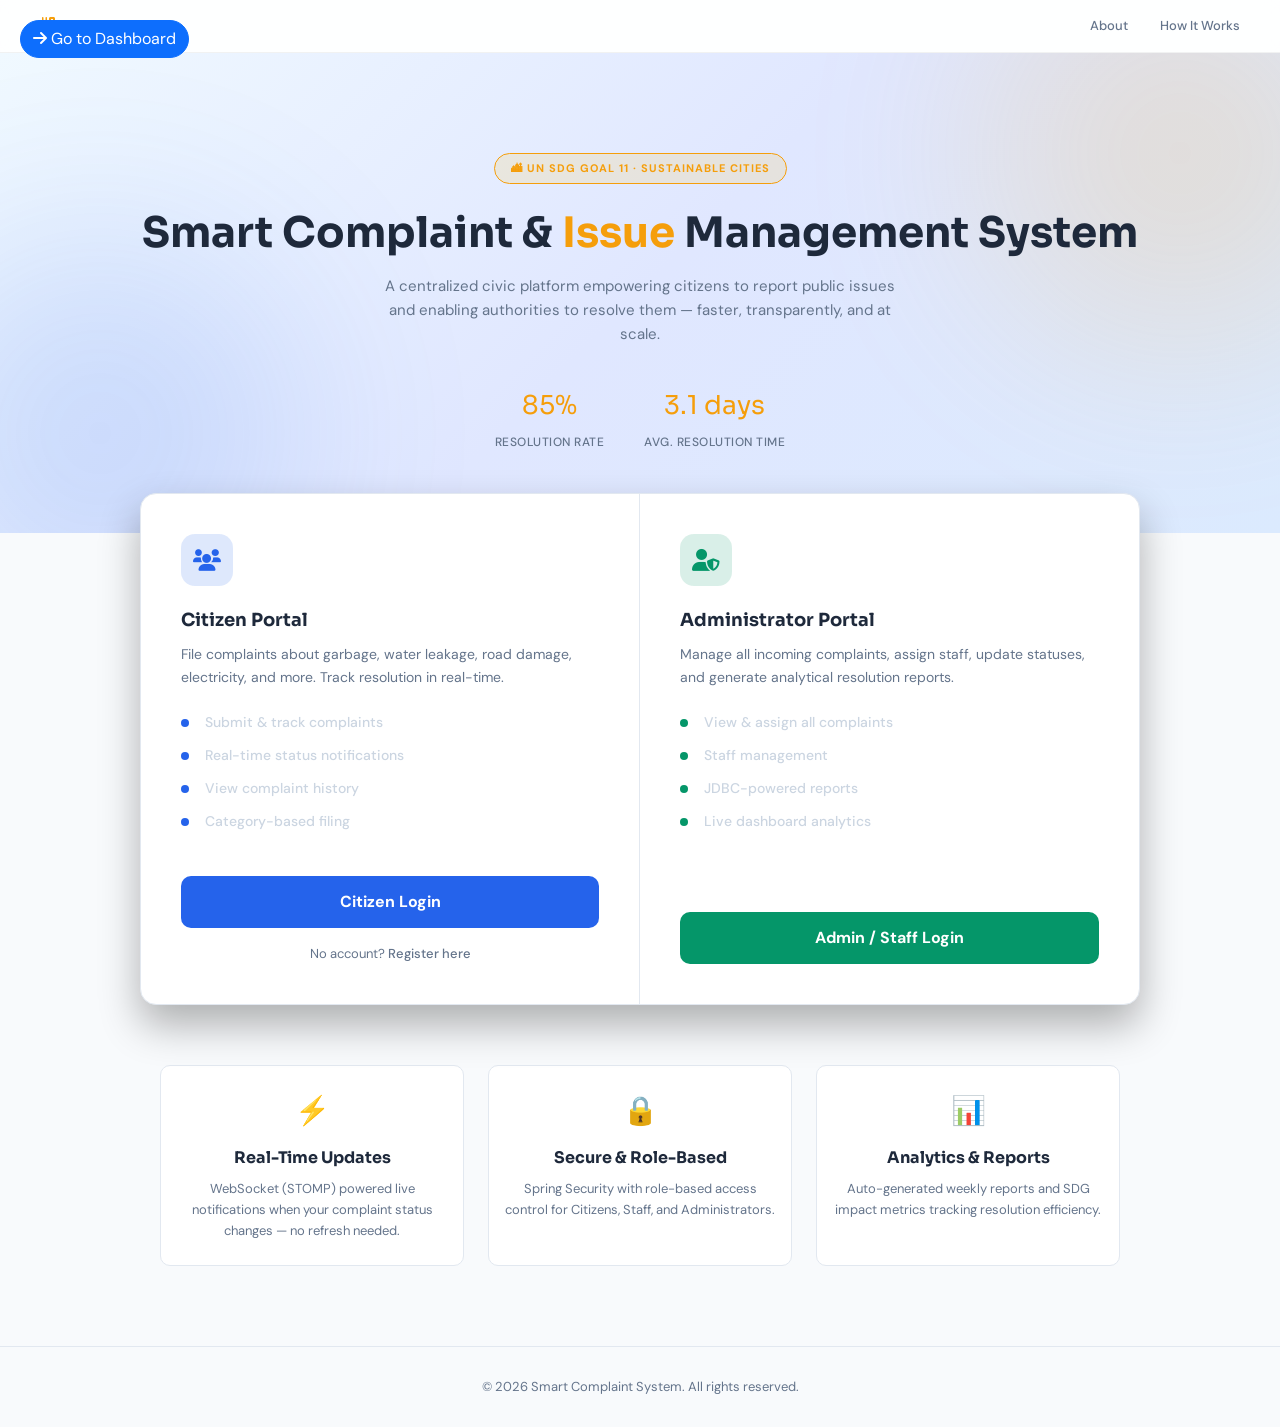
<file: src/main/resources/templates/index.html>
<!DOCTYPE html>
<html xmlns:th="http://www.thymeleaf.org">
<head>
    <meta charset="UTF-8">
    <meta name="viewport" content="width=device-width, initial-scale=1">
    <title>Smart Complaint & Issue Management System</title>
    
    <!-- Bootstrap CSS for grid framework, but we override styling via custom CSS -->
    <link href="https://cdn.jsdelivr.net/npm/bootstrap@5.3.0/dist/css/bootstrap.min.css" rel="stylesheet">
    <link href="https://cdnjs.cloudflare.com/ajax/libs/font-awesome/6.0.0/css/all.min.css" rel="stylesheet">
    
    <!-- Google Fonts -->
    <link href="https://fonts.googleapis.com/css2?family=DM+Sans:wght@400;500&family=Sora:wght@700&display=swap" rel="stylesheet">
    
    <style>
        html { scroll-behavior: smooth; }
        
        .home-navbar {
            width: 100%;
            background: rgba(255, 255, 255, 0.85);
            backdrop-filter: blur(8px);
            position: sticky;
            top: 0;
            z-index: 100;
            padding: 14px 40px;
            display: flex;
            align-items: center;
            justify-content: space-between;
            border-bottom: 1px solid rgba(0,0,0,0.05);
        }
        .nav-left {
            font-family: 'Sora', sans-serif;
            font-weight: 700;
            font-size: 16px;
            color: #1e293b;
        }
        .nav-right {
            display: flex;
            gap: 32px;
            align-items: center;
        }
        .nav-right a {
            font-family: 'DM Sans', sans-serif;
            font-size: 13px;
            color: #64748b;
            text-decoration: none;
            transition: color 0.2s ease;
            font-weight: 500;
        }
        .nav-right a:hover {
            color: #2563eb;
        }
        .hamburger {
            display: none;
            background: none;
            border: none;
            color: #1e293b;
            font-size: 24px;
            cursor: pointer;
        }
        @media (max-width: 640px) {
            .home-navbar {
                padding: 14px 20px;
            }
            .nav-right {
                display: none;
                position: absolute;
                top: 100%;
                left: 0;
                width: 100%;
                background: rgba(255, 255, 255, 0.95);
                backdrop-filter: blur(8px);
                flex-direction: column;
                padding: 20px 0;
                gap: 20px;
                border-top: 1px solid rgba(0,0,0,0.05);
            }
            .nav-right.active {
                display: flex;
            }
            .hamburger {
                display: block;
            }
        }

        :root {
            --primary-bg: #f8fafc;
            --secondary-bg: #ffffff;
            --accent-amber: #f59e0b;
            --accent-blue: #2563eb;
            --accent-green: #059669;
            --text-main: #1e293b;
            --text-muted: #64748b;
            --border-light: #e2e8f0;
        }
        
        body {
            background-color: var(--primary-bg);
            font-family: 'DM Sans', sans-serif;
            color: var(--text-main);
            margin: 0;
            padding: 0;
        }

        h1, h2, h3, h4, h5, h6 {
            font-family: 'Sora', sans-serif;
            font-weight: 700;
        }

        /* 🔝 SECTION 1 — HERO */
        .hero-section {
            position: relative;
            background: linear-gradient(135deg, #f0f9ff 0%, #e0e7ff 50%, #dbeafe 100%);
            padding: 100px 20px 80px;
            text-align: center;
            overflow: hidden;
        }

        /* Blurred radial glows */
        .hero-section::before, .hero-section::after {
            content: "";
            position: absolute;
            border-radius: 50%;
            filter: blur(100px);
            z-index: 0;
        }
        .hero-section::before {
            width: 400px;
            height: 400px;
            background-color: var(--accent-amber);
            opacity: 0.15;
            top: -100px;
            right: -100px;
        }
        .hero-section::after {
            width: 400px;
            height: 400px;
            background-color: var(--accent-blue);
            opacity: 0.15;
            bottom: -100px;
            left: -100px;
        }

        .hero-content {
            position: relative;
            z-index: 1;
        }

        .sdg-badge {
            display: inline-block;
            background-color: rgba(251, 191, 36, 0.15);
            border: 1px solid var(--accent-amber);
            color: var(--accent-amber);
            font-size: 11px;
            font-weight: 700;
            text-transform: uppercase;
            letter-spacing: 1px;
            padding: 6px 16px;
            border-radius: 50px;
            margin-bottom: 24px;
        }

        h1.main-heading {
            font-size: clamp(32px, 5vw, 42px);
            color: #1e293b;
            line-height: 1.2;
            margin-bottom: 16px;
        }
        h1.main-heading span {
            color: var(--accent-amber);
        }

        p.sub-heading {
            font-size: 15px;
            color: var(--text-muted);
            max-width: 520px;
            margin: 0 auto 40px auto;
            line-height: 1.6;
        }

        .stats-container {
            display: flex;
            justify-content: center;
            gap: 40px;
            margin-top: 30px;
            flex-wrap: wrap;
        }
        .stat-item {
            text-align: center;
        }
        .stat-number {
            font-family: 'Sora', sans-serif;
            font-size: 26px;
            color: var(--accent-amber);
            display: block;
            margin-bottom: 4px;
        }
        .stat-label {
            font-size: 12px;
            text-transform: uppercase;
            color: var(--text-muted);
            letter-spacing: 0.5px;
            font-weight: 500;
        }

        /* 🚪 SECTION 2 — DUAL PORTAL CARDS */
        .portals-section {
            max-width: 1000px;
            margin: -40px auto 60px auto;
            position: relative;
            z-index: 2;
            background-color: var(--secondary-bg);
            border-radius: 16px;
            box-shadow: 0 20px 40px rgba(0,0,0,0.3);
            border: 1px solid var(--border-light);
            display: grid;
            grid-template-columns: 1fr 1fr;
            overflow: hidden;
        }

        .portal-card {
            padding: 40px;
            display: flex;
            flex-direction: column;
        }

        @media (max-width: 768px) {
            .portals-section {
                grid-template-columns: 1fr;
                margin: 20px;
            }
            .portal-card[style] {
                border-right: none !important;
                border-bottom: 1px solid var(--border-light);
            }
        }

        .icon-box {
            width: 52px;
            height: 52px;
            border-radius: 14px;
            display: flex;
            align-items: center;
            justify-content: center;
            font-size: 22px;
            margin-bottom: 24px;
        }
        .icon-box.citizen {
            background-color: rgba(37, 99, 235, 0.15);
            color: var(--accent-blue);
        }
        .icon-box.admin {
            background-color: rgba(5, 150, 105, 0.15);
            color: var(--accent-green);
        }

        .portal-title {
            font-size: 18px;
            margin-bottom: 12px;
        }
        .portal-desc {
            font-size: 14px;
            color: var(--text-muted);
            margin-bottom: 24px;
            line-height: 1.6;
        }

        .feature-list {
            list-style: none;
            padding: 0;
            margin: 0 0 32px 0;
            flex-grow: 1;
        }
        .feature-list li {
            position: relative;
            padding-left: 24px;
            font-size: 14px;
            color: #cbd5e1;
            margin-bottom: 12px;
            font-weight: 500;
        }
        .feature-list li::before {
            content: "";
            position: absolute;
            left: 0;
            top: 7px;
            width: 8px;
            height: 8px;
            border-radius: 50%;
        }
        .list-blue li::before { background-color: var(--accent-blue); }
        .list-green li::before { background-color: var(--accent-green); }

        .btn-custom {
            display: inline-block;
            width: 100%;
            text-align: center;
            padding: 14px;
            border-radius: 10px;
            font-weight: 700;
            text-decoration: none;
            color: white;
            transition: all 0.3s ease;
            border: none;
        }
        .btn-citizen {
            background-color: var(--accent-blue);
        }
        .btn-citizen:hover {
            background-color: #1d4ed8;
            color: white;
        }
        .btn-admin {
            background-color: var(--accent-green);
        }
        .btn-admin:hover {
            background-color: #047857;
            color: white;
        }

        .register-link {
            text-align: center;
            display: block;
            margin-top: 16px;
            font-size: 13px;
            color: var(--text-muted);
        }
        .register-link a {
            color: #60a5fa;
            text-decoration: none;
            font-weight: 500;
        }
        .register-link a:hover {
            text-decoration: underline;
        }

        /* ℹ️ SECTION 4 — WHY THIS SYSTEM */
        .info-section {
            max-width: 1000px;
            margin: 0 auto 80px auto;
            padding: 0 20px;
        }
        .info-grid {
            display: grid;
            grid-template-columns: repeat(3, 1fr);
            gap: 24px;
        }
        @media (max-width: 768px) {
            .info-grid {
                grid-template-columns: 1fr;
            }
        }
        
        .info-card {
            background-color: var(--secondary-bg);
            border-radius: 10px;
            border: 1px solid var(--border-light);
            padding: 24px 16px;
            text-align: center;
            transition: transform 0.2s;
        }
        .info-card:hover {
            transform: translateY(-5px);
        }
        .info-icon {
            font-size: 28px;
            margin-bottom: 16px;
        }
        .info-title {
            font-size: 16px;
            margin-bottom: 12px;
        }
        .info-text {
            font-size: 13px;
            color: var(--text-muted);
            line-height: 1.6;
            margin: 0;
        }

        footer {
            text-align: center;
            padding: 30px;
            border-top: 1px solid var(--border-light);
            color: var(--text-muted);
            font-size: 13px;
        }
    </style>
</head>
<body>

    <!-- NAVBAR -->
    <nav class="home-navbar">
        <div class="nav-left">
            <a href="#" style="color:white; text-decoration:none;"><i class="fas fa-city" style="color:var(--accent-amber); margin-right:8px;"></i> SCIMS</a>
        </div>
        <button class="hamburger" id="navToggle">☰</button>
        <div class="nav-right" id="navLinks">
            <a href="#" data-bs-toggle="modal" data-bs-target="#teamModal">About</a>
            <a href="#" data-bs-toggle="modal" data-bs-target="#procedureModal">How It Works</a>
        </div>
    </nav>
    
    <!-- Dashboard shortcut if logged in -->
    <a th:if="${isLoggedIn}" th:href="@{/dispatch}" class="btn btn-primary" style="position: absolute; top: 20px; left: 20px; z-index: 100; border-radius: 50px;">
        <i class="fas fa-arrow-right"></i> Go to Dashboard
    </a>

    <!-- HERO SECTION -->
    <div class="hero-section">
        <div class="hero-content">
            <span class="sdg-badge">🏙 UN SDG Goal 11 · Sustainable Cities</span>
            <h1 class="main-heading">Smart Complaint & <span>Issue</span> Management System</h1>
            <p class="sub-heading">
                A centralized civic platform empowering citizens to report public issues
                and enabling authorities to resolve them — faster, transparently, and at scale.
            </p>

            <div class="stats-container">
                <div class="stat-item">
                    <span class="stat-number" id="count-rate">0</span>
                    <span class="stat-label">Resolution Rate</span>
                </div>
                <div class="stat-item">
                    <span class="stat-number" id="count-time">0</span>
                    <span class="stat-label">Avg. Resolution Time</span>
                </div>
            </div>
        </div>
    </div>

    <!-- DUAL PORTALS -->
    <div class="portals-section">
        <!-- Citizen -->
        <div class="portal-card" style="border-right: 1px solid var(--border-light);">
            <div class="icon-box citizen"><i class="fas fa-users"></i></div>
            <h3 class="portal-title">Citizen Portal</h3>
            <p class="portal-desc">File complaints about garbage, water leakage, road damage, electricity, and more. Track resolution in real-time.</p>
            
            <ul class="feature-list list-blue">
                <li>Submit & track complaints</li>
                <li>Real-time status notifications</li>
                <li>View complaint history</li>
                <li>Category-based filing</li>
            </ul>
            
            <div>
                <a th:href="@{/login(type='user')}" class="btn-custom btn-citizen">Citizen Login</a>
                <div class="register-link">
                    No account? <a th:href="@{/register}">Register here</a>
                </div>
            </div>
        </div>

        <!-- Admin -->
        <div class="portal-card">
            <div class="icon-box admin"><i class="fas fa-user-shield"></i></div>
            <h3 class="portal-title">Administrator Portal</h3>
            <p class="portal-desc">Manage all incoming complaints, assign staff, update statuses, and generate analytical resolution reports.</p>
            
            <ul class="feature-list list-green">
                <li>View & assign all complaints</li>
                <li>Staff management</li>
                <li>JDBC-powered reports</li>
                <li>Live dashboard analytics</li>
            </ul>
            
            <div style="margin-top: auto;"> <!-- Push to bottom if lists vary in height slightly -->
                <a th:href="@{/login(type='admin')}" class="btn-custom btn-admin">Admin / Staff Login</a>
            </div>
        </div>
    </div>

    <!-- INFO SECTION -->
    <div id="team" class="info-section">
        <div class="info-grid">
            <div class="info-card">
                <div class="info-icon">⚡</div>
                <h4 class="info-title">Real-Time Updates</h4>
                <p class="info-text">WebSocket (STOMP) powered live notifications when your complaint status changes — no refresh needed.</p>
            </div>
            <div class="info-card">
                <div class="info-icon">🔒</div>
                <h4 class="info-title">Secure & Role-Based</h4>
                <p class="info-text">Spring Security with role-based access control for Citizens, Staff, and Administrators.</p>
            </div>
            <div class="info-card">
                <div class="info-icon">📊</div>
                <h4 class="info-title">Analytics & Reports</h4>
                <p class="info-text">Auto-generated weekly reports and SDG impact metrics tracking resolution efficiency.</p>
            </div>
        </div>
    </div>

    <footer id="sdg-impact">
        &copy; 2026 Smart Complaint System. All rights reserved.
    </footer>

    <!-- Bootstrap JS Bundle -->
    <script src="https://cdn.jsdelivr.net/npm/bootstrap@5.3.0/dist/js/bootstrap.bundle.min.js"></script>

    <!-- Animation Script -->
    <script>
        document.addEventListener('DOMContentLoaded', () => {
            // Mobile Nav Logic
            const navToggle = document.getElementById('navToggle');
            const navLinks = document.getElementById('navLinks');
            if (navToggle && navLinks) {
                navToggle.addEventListener('click', () => {
                    navLinks.classList.toggle('active');
                });
            }
            
            // Animation Logic
            const easeOutExpo = (t) => t === 1 ? 1 : 1 - Math.pow(2, -10 * t);
            
            function animateNumber(id, endValue, suffix = '', duration = 2000, isFloat = false) {
                const element = document.getElementById(id);
                const startTime = performance.now();
                
                function update(currentTime) {
                    const elapsed = currentTime - startTime;
                    const progress = Math.min(elapsed / duration, 1);
                    const easedProgress = easeOutExpo(progress);
                    
                    const currentValue = easedProgress * endValue;
                    element.textContent = (isFloat ? currentValue.toFixed(1) : Math.floor(currentValue)) + suffix;
                    
                    if (progress < 1) {
                        requestAnimationFrame(update);
                    } else {
                        element.textContent = endValue + suffix;
                    }
                }
                requestAnimationFrame(update);
            }

            // Start animations
            setTimeout(() => {
                animateNumber('count-rate', 87, '%');
                animateNumber('count-time', 3.2, ' days', 2000, true);
            }, 300);
        });
    </script>

    <!-- Team Modal -->
    <div class="modal fade" id="teamModal" tabindex="-1" aria-labelledby="teamModalLabel" aria-hidden="true">
      <div class="modal-dialog modal-dialog-centered">
        <div class="modal-content" style="background-color: var(--secondary-bg); color: var(--text-main); border: 1px solid var(--border-light);">
          <div class="modal-header" style="border-bottom: 1px solid var(--border-light);">
            <h5 class="modal-title" id="teamModalLabel" style="font-family: 'Sora', sans-serif;"><i class="fas fa-users text-primary me-2"></i> Developers</h5>
            <button type="button" class="btn-close btn-close" data-bs-dismiss="modal" aria-label="Close"></button>
          </div>
          <div class="modal-body p-4">
            <div style="margin-bottom: 24px; padding: 16px; background-color: rgba(0,0,0,0.02); border-radius: 12px; border: 1px solid rgba(0,0,0,0.05);">
                <h6 style="color: var(--accent-amber); font-family: 'Sora', sans-serif; font-size: 16px; margin-bottom: 12px;">Vishwaraj Savairam</h6>
                <p style="margin: 0 0 8px 0; font-size: 14px; color: var(--text-muted);"><i class="fas fa-envelope me-2" style="color: var(--accent-blue);"></i> 202502040035@mitaoe.ac.in</p>
                <p style="margin: 0; font-size: 14px; color: var(--text-muted);"><i class="fas fa-phone me-2" style="color: var(--accent-green);"></i> 9405007110</p>
            </div>
            <div style="padding: 16px; background-color: rgba(0,0,0,0.02); border-radius: 12px; border: 1px solid rgba(0,0,0,0.05);">
                <h6 style="color: var(--accent-amber); font-family: 'Sora', sans-serif; font-size: 16px; margin-bottom: 12px;">Sneha Gurav</h6>
                <p style="margin: 0; font-size: 14px; color: var(--text-muted);"><i class="fas fa-envelope me-2" style="color: var(--accent-blue);"></i> 202502040012@mitaoe.ac.in</p>
            </div>
          </div>
        </div>
      </div>
    </div>
    <!-- Procedure Modal -->
    <div class="modal fade" id="procedureModal" tabindex="-1" aria-labelledby="procedureModalLabel" aria-hidden="true">
      <div class="modal-dialog modal-dialog-centered modal-lg">
        <div class="modal-content" style="background-color: var(--secondary-bg); color: var(--text-main); border: 1px solid var(--border-light);">
          <div class="modal-header" style="border-bottom: 1px solid var(--border-light);">
            <h5 class="modal-title" id="procedureModalLabel" style="font-family: 'Sora', sans-serif;"><i class="fas fa-clipboard-list text-primary me-2"></i> Procedure to Add Complaint</h5>
            <button type="button" class="btn-close btn-close" data-bs-dismiss="modal" aria-label="Close"></button>
          </div>
          <div class="modal-body p-4">
            <div style="display: flex; justify-content: space-between; gap: 20px; flex-wrap: wrap;">
                <div style="flex: 1; text-align: center; min-width: 200px; padding: 16px; background-color: rgba(0,0,0,0.02); border-radius: 12px; border: 1px solid rgba(0,0,0,0.05); margin-bottom: 16px;">
                    <div style="width: 48px; height: 48px; border-radius: 50%; background: rgba(37, 99, 235, 0.15); color: var(--accent-blue); display: flex; align-items: center; justify-content: center; margin: 0 auto 16px; font-size: 20px; font-weight: bold; font-family: 'Sora', sans-serif;">1</div>
                    <h5 style="font-size: 16px; margin-bottom: 8px;">Login / Register</h5>
                    <p style="font-size: 13px; color: var(--text-muted); margin: 0;">Create an account or login to the Citizen Portal.</p>
                </div>
                <div style="flex: 1; text-align: center; min-width: 200px; padding: 16px; background-color: rgba(0,0,0,0.02); border-radius: 12px; border: 1px solid rgba(0,0,0,0.05); margin-bottom: 16px;">
                    <div style="width: 48px; height: 48px; border-radius: 50%; background: rgba(37, 99, 235, 0.15); color: var(--accent-blue); display: flex; align-items: center; justify-content: center; margin: 0 auto 16px; font-size: 20px; font-weight: bold; font-family: 'Sora', sans-serif;">2</div>
                    <h5 style="font-size: 16px; margin-bottom: 8px;">File a Complaint</h5>
                    <p style="font-size: 13px; color: var(--text-muted); margin: 0;">Provide location, category, and a brief description of the issue.</p>
                </div>
                <div style="flex: 1; text-align: center; min-width: 200px; padding: 16px; background-color: rgba(0,0,0,0.02); border-radius: 12px; border: 1px solid rgba(0,0,0,0.05); margin-bottom: 16px;">
                    <div style="width: 48px; height: 48px; border-radius: 50%; background: rgba(37, 99, 235, 0.15); color: var(--accent-blue); display: flex; align-items: center; justify-content: center; margin: 0 auto 16px; font-size: 20px; font-weight: bold; font-family: 'Sora', sans-serif;">3</div>
                    <h5 style="font-size: 16px; margin-bottom: 8px;">Track Resolution</h5>
                    <p style="font-size: 13px; color: var(--text-muted); margin: 0;">Receive real-time updates as staff resolves the problem.</p>
                </div>
            </div>
          </div>
        </div>
      </div>
    </div>
</body>
</html>
</file>
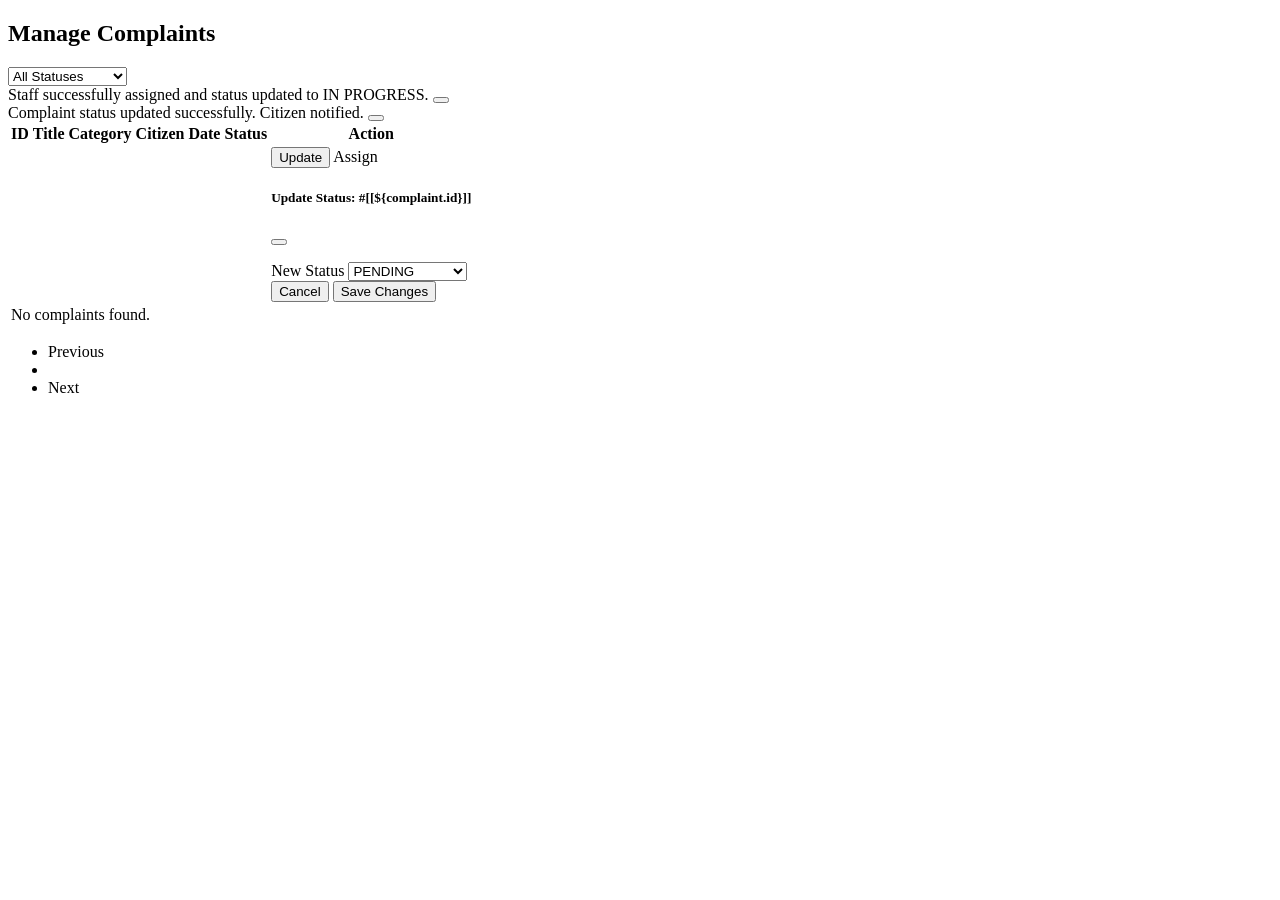
<file: src/main/resources/templates/admin/all-complaints.html>
<!DOCTYPE html>
<html xmlns:th="http://www.thymeleaf.org"
      xmlns:layout="http://www.ultraq.net.nz/thymeleaf/layout"
      layout:decorate="~{layout/base}"
      th:with="CONTENT_TITLE='All Complaints'">
<body>
<div layout:fragment="content">
    <div class="d-flex justify-content-between align-items-center mb-4">
        <h2>Manage Complaints</h2>
        
        <!-- Filter Form -->
        <form th:action="@{/admin/complaints}" method="get" class="d-flex w-25">
            <select name="status" class="form-select me-2" onchange="this.form.submit()">
                <option value="">All Statuses</option>
                <option value="PENDING" th:selected="${currentStatus != null and currentStatus.name() == 'PENDING'}">PENDING</option>
                <option value="IN_PROGRESS" th:selected="${currentStatus != null and currentStatus.name() == 'IN_PROGRESS'}">IN_PROGRESS</option>
                <option value="RESOLVED" th:selected="${currentStatus != null and currentStatus.name() == 'RESOLVED'}">RESOLVED</option>
                <option value="REJECTED" th:selected="${currentStatus != null and currentStatus.name() == 'REJECTED'}">REJECTED</option>
            </select>
        </form>
    </div>

    <div th:if="${param.assigned}" class="alert alert-success alert-dismissible fade show">
        Staff successfully assigned and status updated to IN PROGRESS.
        <button type="button" class="btn-close" data-bs-dismiss="alert"></button>
    </div>
    
    <div th:if="${param.status_updated}" class="alert alert-info alert-dismissible fade show">
        Complaint status updated successfully. Citizen notified.
        <button type="button" class="btn-close" data-bs-dismiss="alert"></button>
    </div>

    <div class="card shadow-sm border-0 table-custom">
        <div class="card-body p-0">
            <div class="table-responsive">
                <table class="table table-hover align-middle mb-0">
                    <thead>
                        <tr>
                            <th class="ps-4">ID</th>
                            <th>Title</th>
                            <th>Category</th>
                            <th>Citizen</th>
                            <th>Date</th>
                            <th>Status</th>
                            <th class="pe-4 text-end">Action</th>
                        </tr>
                    </thead>
                    <tbody>
                        <tr th:each="complaint : ${complaintPage.content}">
                            <td class="ps-4" th:text="${'#' + complaint.id}"></td>
                            <td class="fw-500" th:text="${complaint.title}"></td>
                            <td th:text="${complaint.category.name}"></td>
                            <td th:text="${complaint.user.name}"></td>
                            <td th:text="${#temporals.format(complaint.createdAt, 'dd/MM/yyyy')}"></td>
                            <td>
                                <span th:class="'badge badge-' + ${complaint.status}" th:text="${complaint.status}"></span>
                            </td>
                            <td class="pe-4 text-end">
                                <!-- Status Update Form Inline via Modal Trigger (Simple implementation uses an expand or direct button) -->
                                <button type="button" class="btn btn-sm btn-outline-secondary" data-bs-toggle="modal" th:data-bs-target="'#statusModal' + ${complaint.id}">
                                    Update
                                </button>
                                
                                <a th:if="${complaint.assignment == null}" th:href="@{'/admin/complaints/' + ${complaint.id} + '/assign'}" class="btn btn-sm btn-accent ms-1">Assign</a>
                                <span th:if="${complaint.assignment != null}" class="badge bg-light text-dark border ms-1" th:text="${'Assigned: ' + complaint.assignment.staff.name}"></span>
                                
                                <!-- Status Update Modal -->
                                <div class="modal fade" th:id="'statusModal' + ${complaint.id}" tabindex="-1" aria-hidden="true">
                                  <div class="modal-dialog">
                                    <div class="modal-content text-start">
                                      <div class="modal-header">
                                        <h5 class="modal-title">Update Status: #[[${complaint.id}]]</h5>
                                        <button type="button" class="btn-close" data-bs-dismiss="modal" aria-label="Close"></button>
                                      </div>
                                      <form th:action="@{'/admin/complaints/' + ${complaint.id} + '/status'}" method="post">
                                          <div class="modal-body">
                                            <p th:text="${complaint.title}"></p>
                                            <div class="mb-3">
                                                <label class="form-label">New Status</label>
                                                <select name="status" class="form-select">
                                                    <option value="PENDING" th:selected="${complaint.status.name() == 'PENDING'}">PENDING</option>
                                                    <option value="IN_PROGRESS" th:selected="${complaint.status.name() == 'IN_PROGRESS'}">IN_PROGRESS</option>
                                                    <option value="RESOLVED" th:selected="${complaint.status.name() == 'RESOLVED'}">RESOLVED</option>
                                                    <option value="REJECTED" th:selected="${complaint.status.name() == 'REJECTED'}">REJECTED</option>
                                                </select>
                                            </div>
                                          </div>
                                          <div class="modal-footer">
                                            <button type="button" class="btn btn-secondary" data-bs-dismiss="modal">Cancel</button>
                                            <button type="submit" class="btn btn-primary">Save Changes</button>
                                          </div>
                                      </form>
                                    </div>
                                  </div>
                                </div>
                                <!-- End Modal -->
                            </td>
                        </tr>
                        <tr th:if="${#lists.isEmpty(complaintPage.content)}">
                            <td colspan="7" class="text-center py-5 text-muted">No complaints found.</td>
                        </tr>
                    </tbody>
                </table>
            </div>
        </div>
        
        <!-- Pagination -->
        <div class="card-footer bg-white py-3 border-0" th:if="${complaintPage.totalPages > 1}">
            <nav>
                <ul class="pagination mb-0 justify-content-end">
                    <li class="page-item" th:classappend="${complaintPage.first ? 'disabled' : ''}">
                        <a class="page-link" th:href="@{/admin/complaints(page=${complaintPage.number - 1}, status=${currentStatus})}">Previous</a>
                    </li>
                    <li class="page-item" th:each="i : ${#numbers.sequence(0, complaintPage.totalPages - 1)}"
                        th:classappend="${complaintPage.number == i ? 'active' : ''}">
                        <a class="page-link" th:href="@{/admin/complaints(page=${i}, status=${currentStatus})}" th:text="${i + 1}"></a>
                    </li>
                    <li class="page-item" th:classappend="${complaintPage.last ? 'disabled' : ''}">
                        <a class="page-link" th:href="@{/admin/complaints(page=${complaintPage.number + 1}, status=${currentStatus})}">Next</a>
                    </li>
                </ul>
            </nav>
        </div>
    </div>
</div>
</body>
</html>
</file>
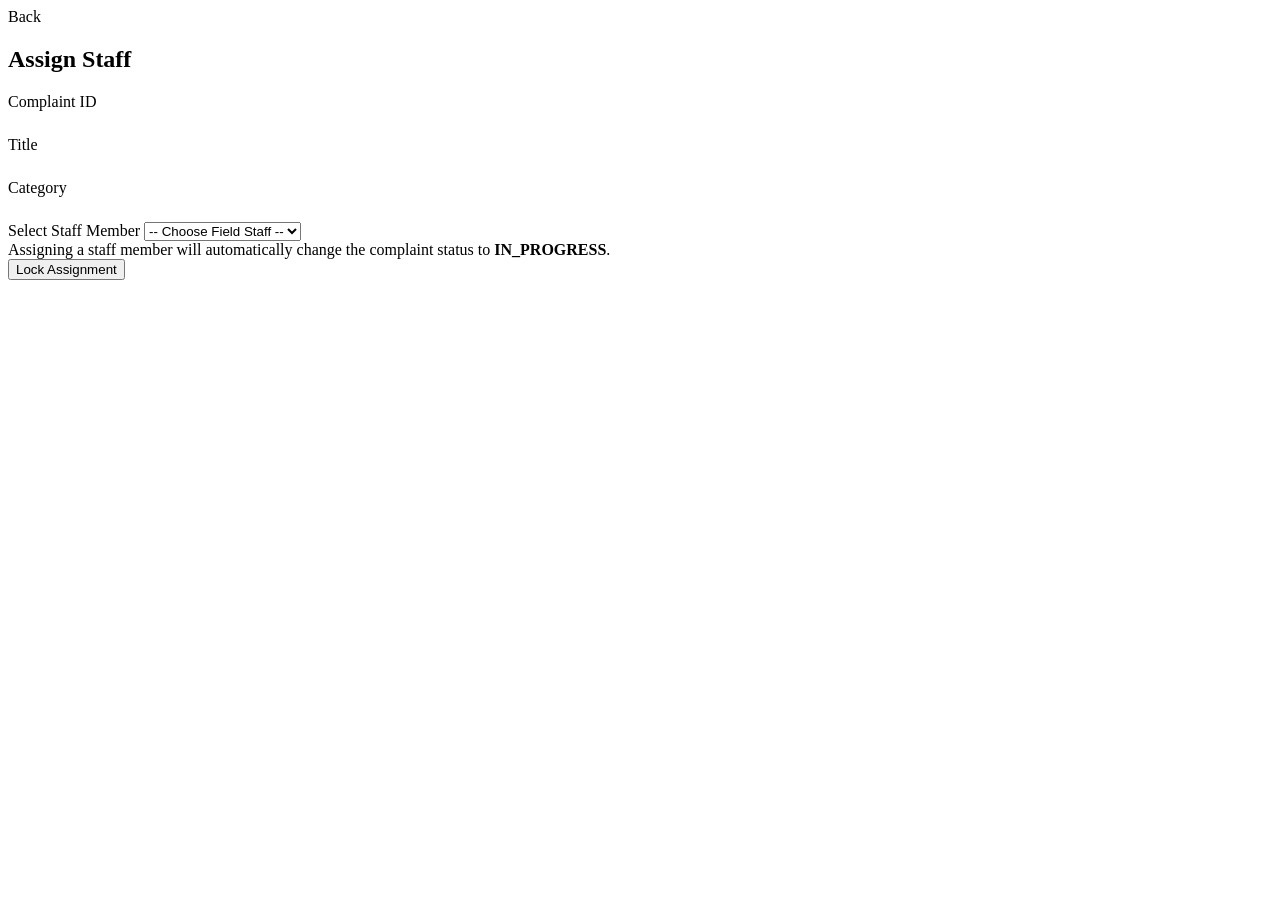
<file: src/main/resources/templates/admin/assign-complaint.html>
<!DOCTYPE html>
<html xmlns:th="http://www.thymeleaf.org"
      xmlns:layout="http://www.ultraq.net.nz/thymeleaf/layout"
      layout:decorate="~{layout/base}"
      th:with="CONTENT_TITLE='Assign Complaint'">
<body>
<div layout:fragment="content">
    
    <div class="mb-4 d-flex justify-content-between align-items-center">
        <div>
            <a th:href="@{/admin/complaints}" class="btn btn-sm btn-outline-secondary mb-3"><i class="fas fa-arrow-left"></i> Back</a>
            <h2>Assign Staff</h2>
        </div>
    </div>

    <div class="card shadow-sm border-0 mb-4">
        <div class="card-body p-4">
            <div class="row mb-4 bg-light p-3 rounded">
                <div class="col-md-3">
                    <p class="text-muted mb-0 small">Complaint ID</p>
                    <h6 class="mb-0" th:text="${'#' + complaint.id}"></h6>
                </div>
                <div class="col-md-6">
                    <p class="text-muted mb-0 small">Title</p>
                    <h6 class="mb-0" th:text="${complaint.title}"></h6>
                </div>
                <div class="col-md-3">
                    <p class="text-muted mb-0 small">Category</p>
                    <h6 class="mb-0" th:text="${complaint.category.name}"></h6>
                </div>
            </div>
            
            <form th:action="@{'/admin/complaints/' + ${complaint.id} + '/assign'}" method="post">
                <div class="mb-4">
                    <label class="form-label fw-bold">Select Staff Member</label>
                    <select name="staffId" class="form-select w-50" required>
                        <option value="">-- Choose Field Staff --</option>
                        <option th:each="staff : ${staffList}" th:value="${staff.id}" th:text="${staff.name + ' (' + staff.email + ')'}"></option>
                    </select>
                </div>
                
                <div class="alert alert-warning mb-4" role="alert">
                    <i class="fas fa-info-circle me-2"></i> Assigning a staff member will automatically change the complaint status to <strong>IN_PROGRESS</strong>.
                </div>
                
                <button type="submit" class="btn btn-primary">Lock Assignment</button>
            </form>

        </div>
    </div>
</div>
</body>
</html>
</file>
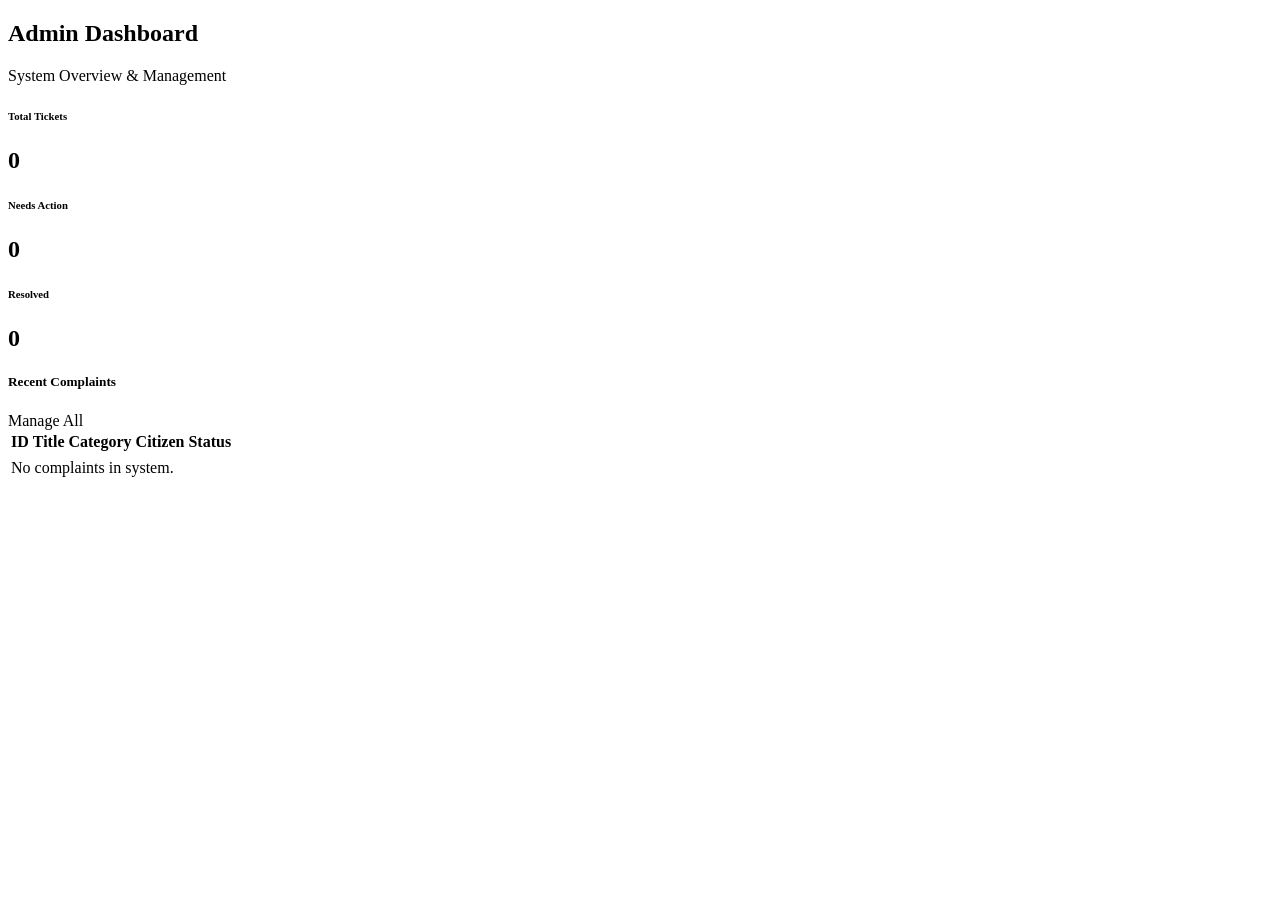
<file: src/main/resources/templates/admin/dashboard.html>
<!DOCTYPE html>
<html xmlns:th="http://www.thymeleaf.org"
      xmlns:layout="http://www.ultraq.net.nz/thymeleaf/layout"
      layout:decorate="~{layout/base}"
      th:with="CONTENT_TITLE='Admin Dashboard'">
<body>
<div layout:fragment="content">
    <div class="mb-4">
        <h2>Admin Dashboard</h2>
        <p class="text-muted">System Overview & Management</p>
    </div>

    <!-- Stats Row -->
    <div class="row mb-5">
        <div class="col-md-4 mb-3">
            <div class="card stat-card bg-primary text-white">
                <div class="card-body d-flex justify-content-between align-items-center">
                    <div>
                        <h6 class="text-uppercase mb-2">Total Tickets</h6>
                        <h2 class="mb-0" th:text="${totalCount}">0</h2>
                    </div>
                    <i class="fas fa-layer-group stat-icon text-white opacity-50"></i>
                </div>
            </div>
        </div>
        <div class="col-md-4 mb-3">
            <div class="card stat-card border-warning border-start border-5 border-top-0 border-bottom-0 border-end-0">
                <div class="card-body d-flex justify-content-between align-items-center">
                    <div>
                        <h6 class="text-secondary text-uppercase mb-2">Needs Action</h6>
                        <h2 class="mb-0 text-dark" th:text="${pendingCount}">0</h2>
                    </div>
                    <i class="fas fa-exclamation-triangle stat-icon text-warning"></i>
                </div>
            </div>
        </div>
        <div class="col-md-4 mb-3">
            <div class="card stat-card border-success border-start border-5 border-top-0 border-bottom-0 border-end-0">
                <div class="card-body d-flex justify-content-between align-items-center">
                    <div>
                        <h6 class="text-secondary text-uppercase mb-2">Resolved</h6>
                        <h2 class="mb-0 text-dark" th:text="${resolvedCount}">0</h2>
                    </div>
                    <i class="fas fa-check-double stat-icon text-success"></i>
                </div>
            </div>
        </div>
    </div>

    <!-- Quick Actions & Recent -->
    <div class="row">
        <div class="col-12 mb-4">
            <div class="card shadow-sm border-0 table-custom">
                <div class="card-header bg-white py-3 d-flex justify-content-between align-items-center">
                    <h5 class="mb-0">Recent Complaints</h5>
                    <a th:href="@{/admin/complaints}" class="btn btn-sm btn-outline-primary">Manage All</a>
                </div>
                <div class="card-body p-0">
                    <div class="table-responsive">
                        <table class="table table-hover align-middle mb-0">
                            <thead class="table-light">
                                <tr>
                                    <th>ID</th>
                                    <th>Title</th>
                                    <th>Category</th>
                                    <th>Citizen</th>
                                    <th>Status</th>
                                </tr>
                            </thead>
                            <tbody>
                                <tr th:each="complaint : ${recentComplaints}">
                                    <td th:text="${'#' + complaint.id}"></td>
                                    <td class="fw-500" th:text="${complaint.title}"></td>
                                    <td th:text="${complaint.category.name}"></td>
                                    <td th:text="${complaint.user.name}"></td>
                                    <td>
                                        <span th:class="'badge badge-' + ${complaint.status}" th:text="${complaint.status}"></span>
                                    </td>
                                </tr>
                                <tr th:if="${#lists.isEmpty(recentComplaints)}">
                                    <td colspan="5" class="text-center py-4 text-muted">No complaints in system.</td>
                                </tr>
                            </tbody>
                        </table>
                    </div>
                </div>
            </div>
        </div>
    </div>
</div>
</body>
</html>
</file>
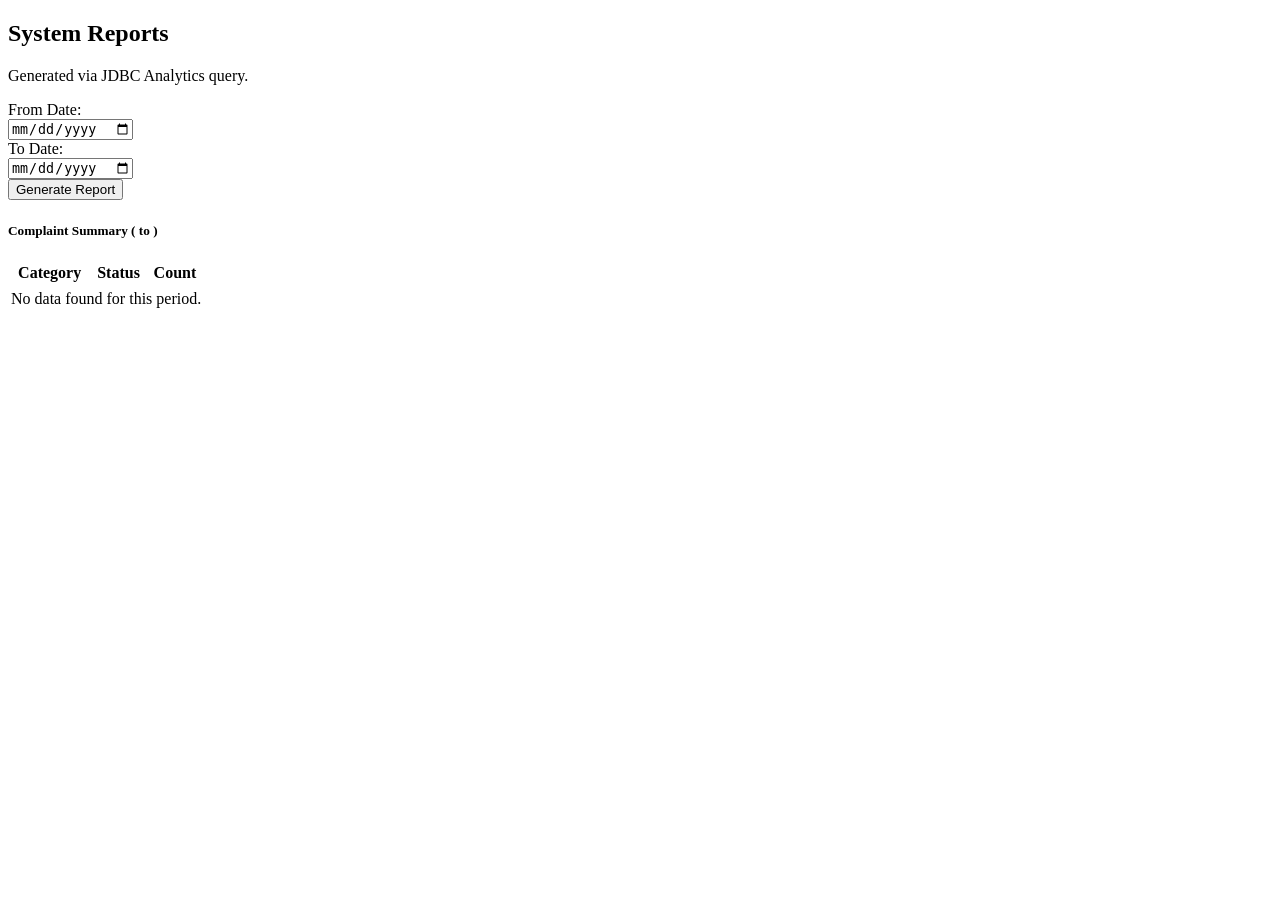
<file: src/main/resources/templates/admin/reports.html>
<!DOCTYPE html>
<html xmlns:th="http://www.thymeleaf.org"
      xmlns:layout="http://www.ultraq.net.nz/thymeleaf/layout"
      layout:decorate="~{layout/base}"
      th:with="CONTENT_TITLE='System Reports'">
<body>
<div layout:fragment="content">
    <div class="mb-4">
        <h2>System Reports</h2>
        <p class="text-muted">Generated via JDBC Analytics query.</p>
    </div>

    <!-- Date Filter Form -->
    <div class="card shadow-sm border-0 mb-4 bg-light">
        <div class="card-body">
            <form th:action="@{/admin/reports}" method="get" class="row g-3 align-items-center">
                <div class="col-auto">
                    <label class="col-form-label">From Date:</label>
                </div>
                <div class="col-auto">
                    <input type="date" name="fromDate" class="form-control" th:value="${from}">
                </div>
                <div class="col-auto">
                    <label class="col-form-label">To Date:</label>
                </div>
                <div class="col-auto">
                    <input type="date" name="toDate" class="form-control" th:value="${to}">
                </div>
                <div class="col-auto">
                    <button type="submit" class="btn btn-primary">Generate Report</button>
                </div>
            </form>
        </div>
    </div>
    
    <!-- Report Results via JDBC -->
    <div class="card shadow-sm border-0 table-custom">
        <div class="card-header bg-white py-3">
             <h5 class="mb-0">Complaint Summary (<span th:text="${from}"></span> to <span th:text="${to}"></span>)</h5>
        </div>
        <div class="card-body p-0">
            <div class="table-responsive">
                <table class="table table-hover align-middle mb-0">
                    <thead class="table-light">
                        <tr>
                            <th class="ps-4">Category</th>
                            <th>Status</th>
                            <th>Count</th>
                        </tr>
                    </thead>
                    <tbody>
                        <tr th:each="row : ${reportData}">
                            <td class="ps-4 fw-500" th:text="${row.categoryName}"></td>
                            <td>
                                <span th:class="'badge badge-' + ${row.status}" th:text="${row.status}"></span>
                            </td>
                            <td>
                                <span class="badge bg-secondary rounded-pill" th:text="${row.count}"></span>
                            </td>
                        </tr>
                        <tr th:if="${#lists.isEmpty(reportData)}">
                            <td colspan="3" class="text-center py-4 text-muted">No data found for this period.</td>
                        </tr>
                    </tbody>
                    <!-- Simplified bar chart logic via ChartJS could hook into these rows if needed -->
                </table>
            </div>
        </div>
    </div>
</div>
</body>
</html>
</file>
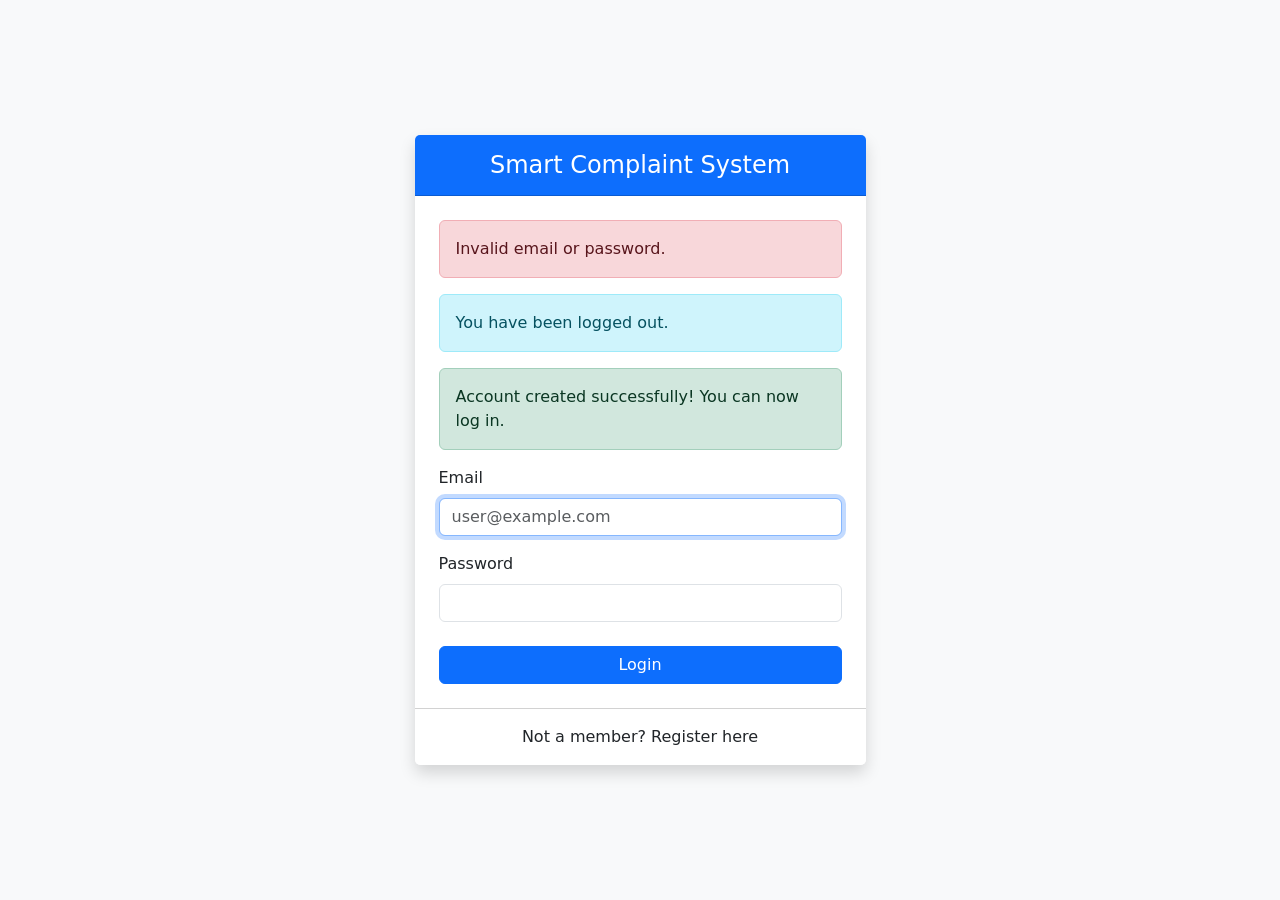
<file: src/main/resources/templates/auth/login.html>
<!DOCTYPE html>
<html xmlns:th="http://www.thymeleaf.org">
<head>
    <meta charset="UTF-8">
    <title>Login - SCIMS</title>
    <link href="https://cdn.jsdelivr.net/npm/bootstrap@5.3.0/dist/css/bootstrap.min.css" rel="stylesheet">
    <link rel="stylesheet" th:href="@{/css/styles.css}">
</head>
<body class="bg-light d-flex align-items-center" style="height: 100vh;">

<div class="container">
    <div class="row justify-content-center">
        <div class="col-md-5">
            <div class="card shadow border-0 rounded-pilled">
                <div class="card-header bg-primary text-white text-center py-3">
                    <h4 class="mb-0">Smart Complaint System</h4>
                </div>
                <div class="card-body p-4">
                    <div th:if="${param.error}" class="alert alert-danger">
                        Invalid email or password.
                    </div>
                    <div th:if="${param.logout}" class="alert alert-info">
                        You have been logged out.
                    </div>
                    <div th:if="${param.registered}" class="alert alert-success">
                        Account created successfully! You can now log in.
                    </div>
                    
                    <form th:action="@{/login}" method="post">
                        <div class="mb-3">
                            <label class="form-label">Email</label>
                            <input type="email" name="username" class="form-control" required autofocus placeholder="user@example.com">
                        </div>
                        <div class="mb-4">
                            <label class="form-label">Password</label>
                            <input type="password" name="password" class="form-control" required>
                        </div>
                        <button type="submit" class="btn btn-primary w-100">Login</button>
                    </form>
                </div>
                <div class="card-footer text-center py-3 bg-white">
                    Not a member? <a th:href="@{/register}">Register here</a>
                </div>
            </div>
        </div>
    </div>
</div>

</body>
</html>
</file>
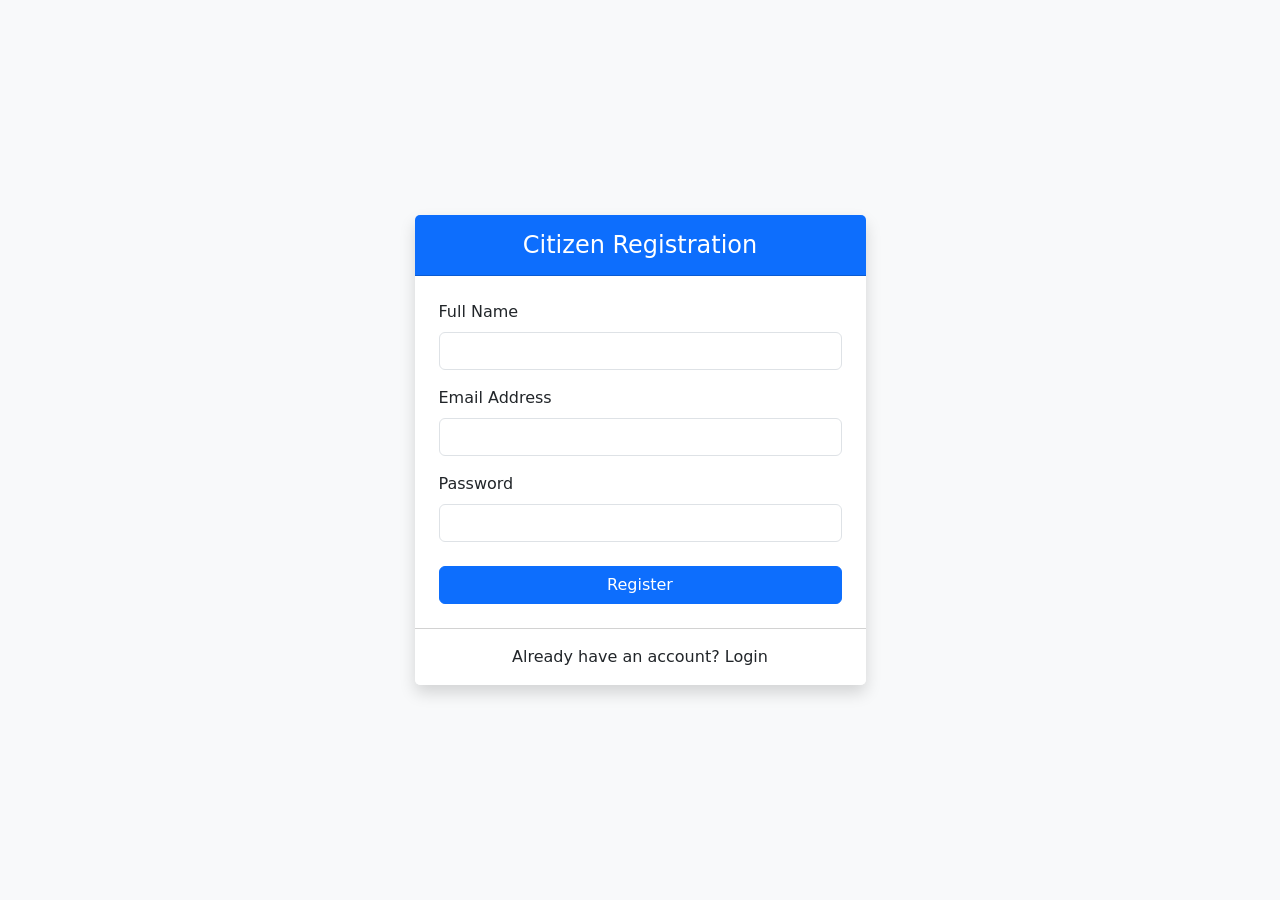
<file: src/main/resources/templates/auth/register.html>
<!DOCTYPE html>
<html xmlns:th="http://www.thymeleaf.org">
<head>
    <meta charset="UTF-8">
    <title>Register - SCIMS</title>
    <link href="https://cdn.jsdelivr.net/npm/bootstrap@5.3.0/dist/css/bootstrap.min.css" rel="stylesheet">
    <link rel="stylesheet" th:href="@{/css/styles.css}">
</head>
<body class="bg-light d-flex align-items-center" style="height: 100vh;">

<div class="container">
    <div class="row justify-content-center">
        <div class="col-md-5">
            <div class="card shadow border-0">
                <div class="card-header bg-primary text-white text-center py-3">
                    <h4 class="mb-0">Citizen Registration</h4>
                </div>
                <div class="card-body p-4">
                    <form th:action="@{/register}" th:object="${registerDTO}" method="post">
                        <div class="mb-3">
                            <label class="form-label">Full Name</label>
                            <input type="text" th:field="*{name}" class="form-control" th:classappend="${#fields.hasErrors('name')} ? 'is-invalid'">
                            <div class="invalid-feedback" th:if="${#fields.hasErrors('name')}" th:errors="*{name}"></div>
                        </div>
                        
                        <div class="mb-3">
                            <label class="form-label">Email Address</label>
                            <input type="email" th:field="*{email}" class="form-control" th:classappend="${#fields.hasErrors('email')} ? 'is-invalid'">
                            <div class="invalid-feedback" th:if="${#fields.hasErrors('email')}" th:errors="*{email}"></div>
                        </div>

                        <div class="mb-4">
                            <label class="form-label">Password</label>
                            <input type="password" th:field="*{password}" class="form-control" th:classappend="${#fields.hasErrors('password')} ? 'is-invalid'">
                            <div class="invalid-feedback" th:if="${#fields.hasErrors('password')}" th:errors="*{password}"></div>
                        </div>
                        
                        <button type="submit" class="btn btn-primary w-100">Register</button>
                    </form>
                </div>
                <div class="card-footer text-center py-3 bg-white">
                    Already have an account? <a th:href="@{/login}">Login</a>
                </div>
            </div>
        </div>
    </div>
</div>

</body>
</html>
</file>
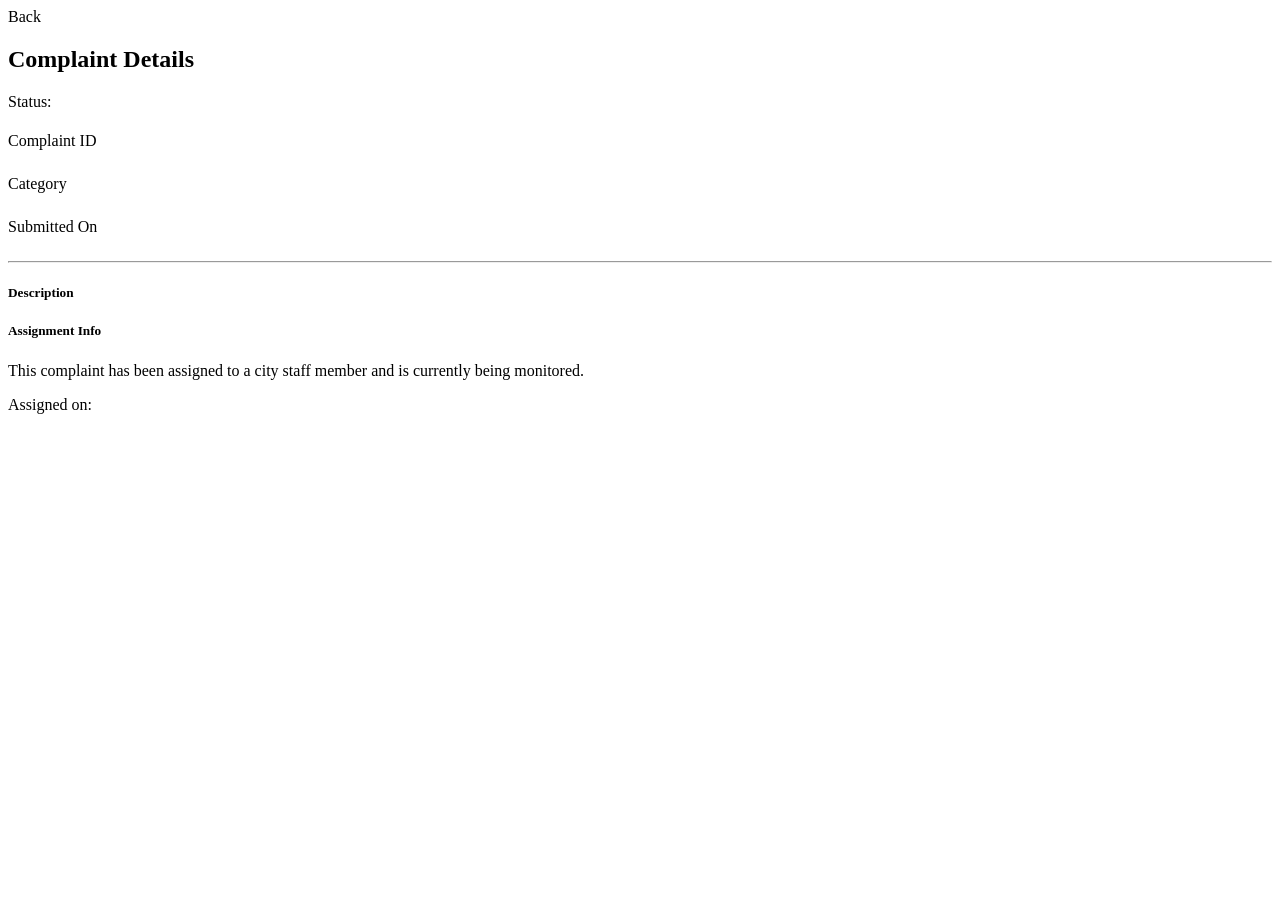
<file: src/main/resources/templates/user/complaint-detail.html>
<!DOCTYPE html>
<html xmlns:th="http://www.thymeleaf.org"
      xmlns:layout="http://www.ultraq.net.nz/thymeleaf/layout"
      layout:decorate="~{layout/base}"
      th:with="CONTENT_TITLE=${complaint.title}">
<body>
<div layout:fragment="content">
    
    <div class="mb-4 d-flex justify-content-between align-items-center">
        <div>
            <a th:href="@{/user/complaints}" class="btn btn-sm btn-outline-secondary mb-3"><i class="fas fa-arrow-left"></i> Back</a>
            <h2>Complaint Details</h2>
        </div>
        <div>
            <span class="fs-5">Status: </span>
            <span th:id="'status-badge-' + ${complaint.id}" class="fs-5 badge" th:classappend="'badge-' + ${complaint.status}" th:text="${complaint.status}"></span>
        </div>
    </div>

    <div class="card shadow-sm border-0 mb-4">
        <div class="card-header bg-white py-3">
            <h4 class="mb-0" th:text="${complaint.title}"></h4>
        </div>
        <div class="card-body p-4">
            <div class="row mb-4">
                <div class="col-md-4">
                    <p class="text-muted mb-1">Complaint ID</p>
                    <h6 th:text="${'#' + complaint.id}"></h6>
                </div>
                <div class="col-md-4">
                    <p class="text-muted mb-1">Category</p>
                    <h6 th:text="${complaint.category.name}"></h6>
                </div>
                <div class="col-md-4">
                    <p class="text-muted mb-1">Submitted On</p>
                    <h6 th:text="${#temporals.format(complaint.createdAt, 'dd MMM yyyy, HH:mm')}"></h6>
                </div>
            </div>
            
            <hr>
            
            <div class="mt-4">
                <h5 class="mb-3">Description</h5>
                <p class="bg-light p-4 rounded" style="white-space: pre-wrap;" th:text="${complaint.description}"></p>
            </div>
        </div>
    </div>
    
    <div class="card shadow-sm border-0" th:if="${complaint.assignment != null}">
        <div class="card-header bg-white py-3">
            <h5 class="mb-0"><i class="fas fa-hard-hat text-warning me-2"></i> Assignment Info</h5>
        </div>
        <div class="card-body">
            <p class="mb-1">This complaint has been assigned to a city staff member and is currently being monitored.</p>
            <p class="text-muted small mb-0">Assigned on: <span th:text="${#temporals.format(complaint.assignment.assignedAt, 'dd MMM yyyy')}"></span></p>
        </div>
    </div>
</div>
</body>
</html>
</file>
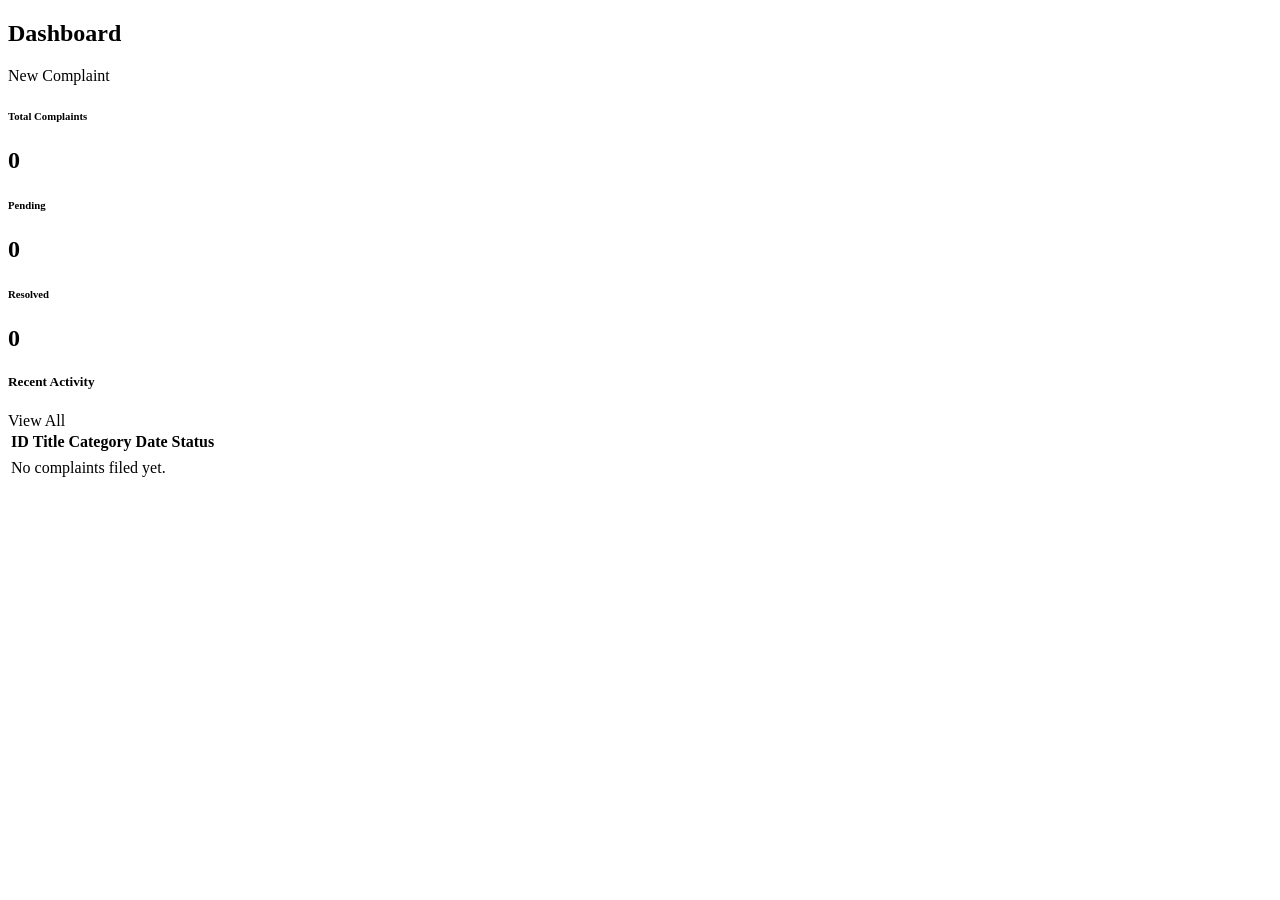
<file: src/main/resources/templates/user/dashboard.html>
<!DOCTYPE html>
<html xmlns:th="http://www.thymeleaf.org"
      xmlns:layout="http://www.ultraq.net.nz/thymeleaf/layout"
      layout:decorate="~{layout/base}"
      th:with="CONTENT_TITLE='User Dashboard'">
<body>
<div layout:fragment="content">
    <div class="d-flex justify-content-between align-items-center mb-4">
        <h2>Dashboard</h2>
        <a th:href="@{/user/complaints/new}" class="btn btn-accent"><i class="fas fa-plus"></i> New Complaint</a>
    </div>

    <!-- Stats Row -->
    <div class="row mb-5">
        <div class="col-md-4 mb-3">
            <div class="card stat-card bg-primary text-white">
                <div class="card-body d-flex justify-content-between align-items-center">
                    <div>
                        <h6 class="text-uppercase mb-2">Total Complaints</h6>
                        <h2 class="mb-0" th:text="${totalComplaints}">0</h2>
                    </div>
                    <i class="fas fa-clipboard-list stat-icon text-white opacity-50"></i>
                </div>
            </div>
        </div>
        <div class="col-md-4 mb-3">
            <div class="card stat-card border-warning border-start border-5 border-top-0 border-bottom-0 border-end-0">
                <div class="card-body d-flex justify-content-between align-items-center">
                    <div>
                        <h6 class="text-secondary text-uppercase mb-2">Pending</h6>
                        <h2 class="mb-0 text-dark" th:text="${pendingComplaints}">0</h2>
                    </div>
                    <i class="fas fa-hourglass-half stat-icon text-warning"></i>
                </div>
            </div>
        </div>
        <div class="col-md-4 mb-3">
            <div class="card stat-card border-success border-start border-5 border-top-0 border-bottom-0 border-end-0">
                <div class="card-body d-flex justify-content-between align-items-center">
                    <div>
                        <h6 class="text-secondary text-uppercase mb-2">Resolved</h6>
                        <h2 class="mb-0 text-dark" th:text="${resolvedComplaints}">0</h2>
                    </div>
                    <i class="fas fa-check-circle stat-icon text-success"></i>
                </div>
            </div>
        </div>
    </div>

    <!-- Recent Complaints -->
    <div class="card shadow-sm border-0">
        <div class="card-header bg-white py-3 d-flex justify-content-between align-items-center">
            <h5 class="mb-0">Recent Activity</h5>
            <a th:href="@{/user/complaints}" class="btn btn-sm btn-outline-primary">View All</a>
        </div>
        <div class="card-body p-0">
            <div class="table-responsive">
                <table class="table table-hover align-middle mb-0">
                    <thead class="table-light">
                        <tr>
                            <th>ID</th>
                            <th>Title</th>
                            <th>Category</th>
                            <th>Date</th>
                            <th>Status</th>
                        </tr>
                    </thead>
                    <tbody>
                        <tr th:each="complaint : ${recentComplaints}">
                            <td th:text="${'#' + complaint.id}"></td>
                            <td>
                                <a th:href="@{'/user/complaints/' + ${complaint.id}}" class="text-decoration-none fw-500" th:text="${complaint.title}"></a>
                            </td>
                            <td th:text="${complaint.category.name}"></td>
                            <td th:text="${#temporals.format(complaint.createdAt, 'dd MMM yyyy')}"></td>
                            <td>
                                <span th:class="'badge badge-' + ${complaint.status}" th:text="${complaint.status}"></span>
                            </td>
                        </tr>
                        <tr th:if="${#lists.isEmpty(recentComplaints)}">
                            <td colspan="5" class="text-center py-4 text-muted">No complaints filed yet.</td>
                        </tr>
                    </tbody>
                </table>
            </div>
        </div>
    </div>
</div>
</body>
</html>
</file>
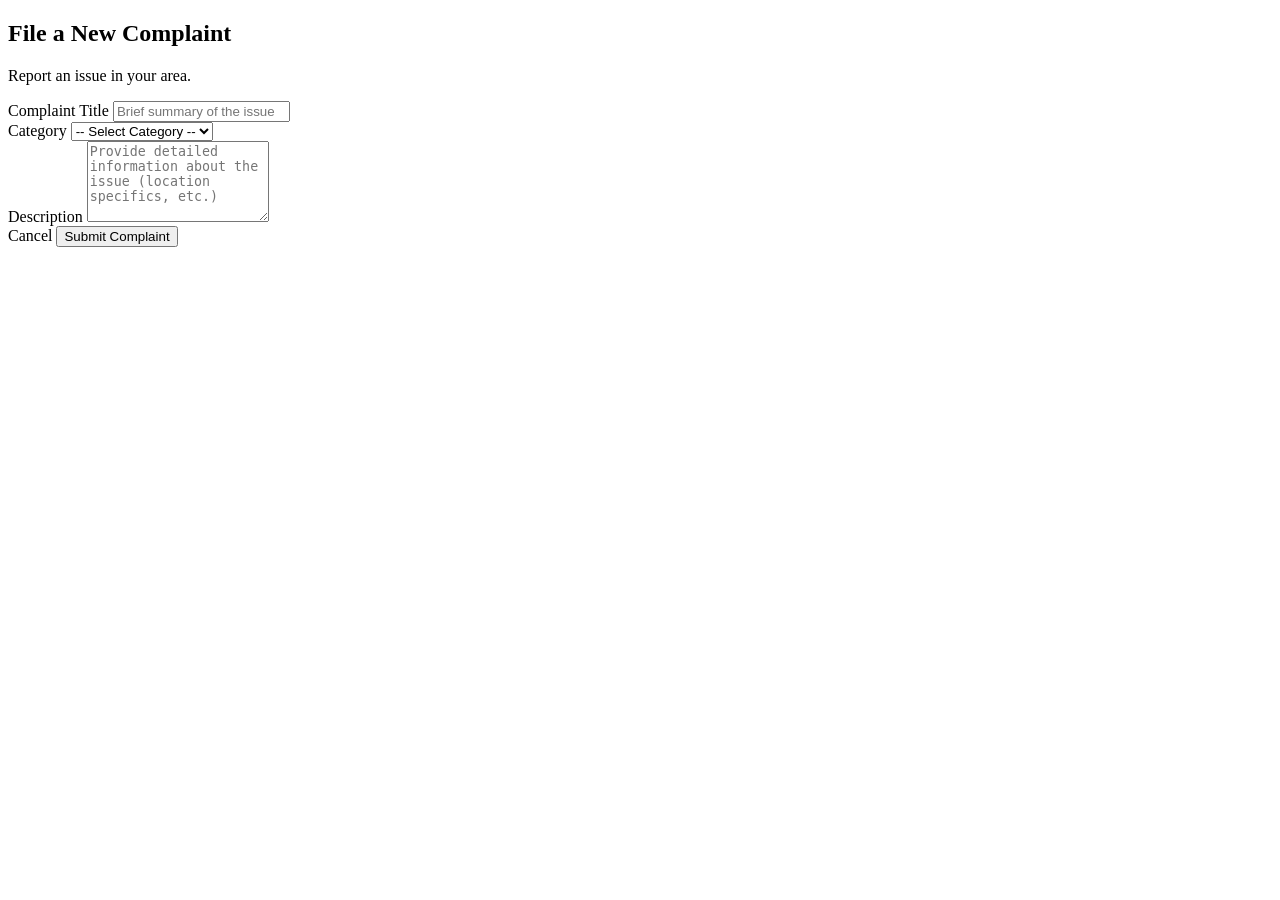
<file: src/main/resources/templates/user/submit-complaint.html>
<!DOCTYPE html>
<html xmlns:th="http://www.thymeleaf.org"
      xmlns:layout="http://www.ultraq.net.nz/thymeleaf/layout"
      layout:decorate="~{layout/base}"
      th:with="CONTENT_TITLE='Submit Complaint'">
<body>
<div layout:fragment="content">
    <div class="mb-4">
        <h2>File a New Complaint</h2>
        <p class="text-muted">Report an issue in your area.</p>
    </div>

    <div class="card shadow-sm border-0">
        <div class="card-body p-4">
            <form th:action="@{/user/complaints}" th:object="${complaintDTO}" method="post">
                
                <div class="mb-3">
                    <label class="form-label fw-bold">Complaint Title</label>
                    <input type="text" th:field="*{title}" class="form-control" placeholder="Brief summary of the issue" th:classappend="${#fields.hasErrors('title')} ? 'is-invalid'">
                    <div class="invalid-feedback" th:if="${#fields.hasErrors('title')}" th:errors="*{title}"></div>
                </div>
                
                <div class="mb-3">
                    <label class="form-label fw-bold">Category</label>
                    <select th:field="*{categoryId}" class="form-select" th:classappend="${#fields.hasErrors('categoryId')} ? 'is-invalid'">
                        <option value="">-- Select Category --</option>
                        <option th:each="cat : ${categories}" th:value="${cat.id}" th:text="${cat.name}"></option>
                    </select>
                    <div class="invalid-feedback" th:if="${#fields.hasErrors('categoryId')}" th:errors="*{categoryId}"></div>
                </div>
                
                <div class="mb-4">
                    <label class="form-label fw-bold">Description</label>
                    <textarea th:field="*{description}" class="form-control" rows="5" placeholder="Provide detailed information about the issue (location specifics, etc.)" th:classappend="${#fields.hasErrors('description')} ? 'is-invalid'"></textarea>
                    <div class="invalid-feedback" th:if="${#fields.hasErrors('description')}" th:errors="*{description}"></div>
                </div>
                
                <div class="d-flex justify-content-end">
                    <a th:href="@{/user/dashboard}" class="btn btn-light me-2">Cancel</a>
                    <button type="submit" class="btn btn-primary"><i class="fas fa-paper-plane me-1"></i> Submit Complaint</button>
                </div>
            </form>
        </div>
    </div>
</div>
</body>
</html>
</file>
